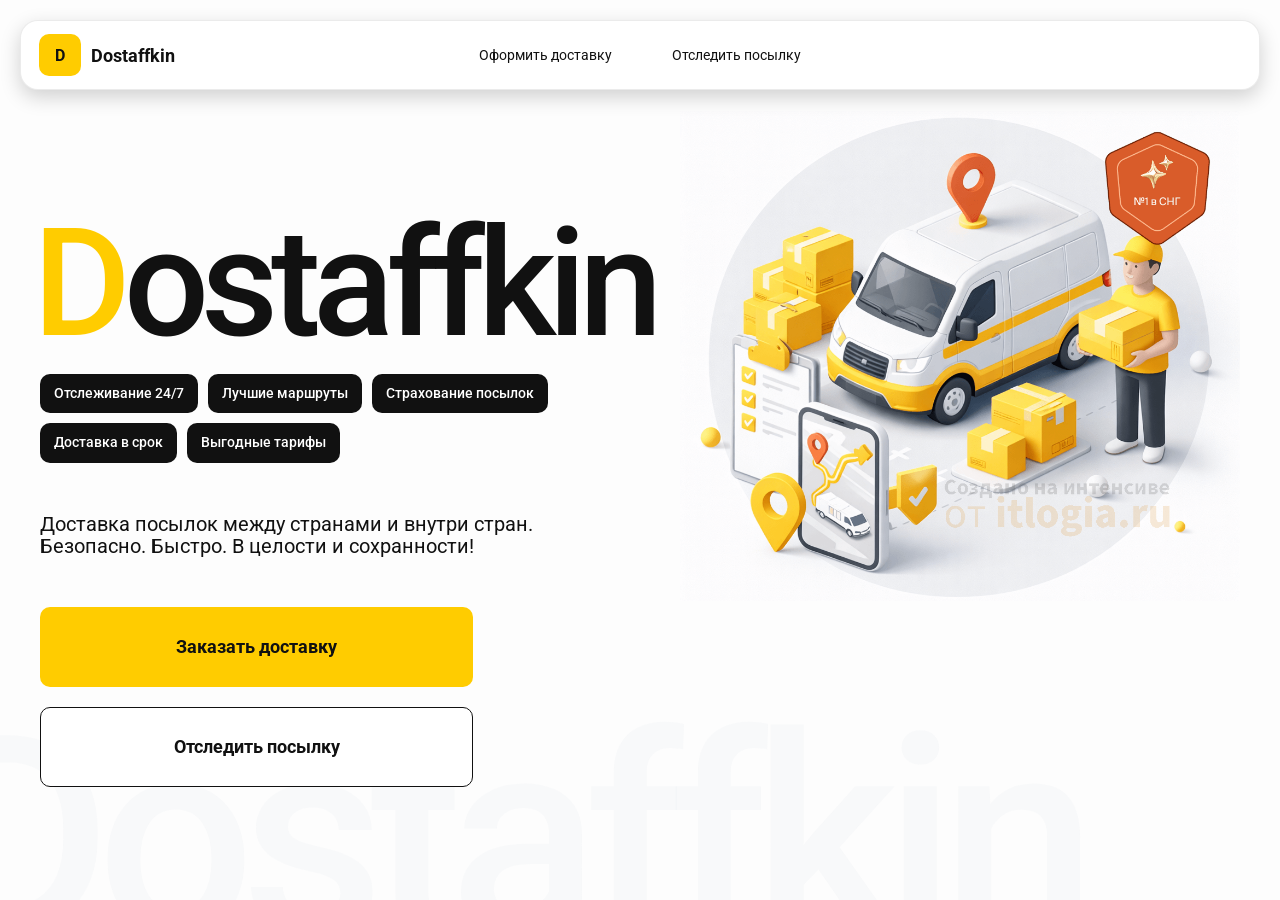
<file: index.html>
<!doctype html>
<html lang="ru">

<head>
    <meta charset="utf-8" />
    <meta name="viewport" content="width=device-width,initial-scale=1,maximum-scale=1,user-scalable=0" />
    <title>Dostaffkin — Доставка посылок между странами и внутри стран. Безопасно. Быстро. В целости и сохранности!
    </title>

    <link href="styles/base.css" rel="stylesheet" />
    <link href="styles/base_adaptive.css" rel="stylesheet" />
    <link href="styles/index.css" rel="stylesheet" />
    <link href="styles/index_adaptive.css" rel="stylesheet" />
</head>

<body>
    <div class="container">
        <header class="header">
            <a class="header-brand" href="#">
                <div class="header-logo">D</div>
                <div class="header-title">Dostaffkin</div>
            </a>
            <nav class="header-menu">
                <a class="header-link" href="./order.html">Оформить <span>доставку</span></a>
                <a class="header-link" href="./track.html">Отследить <span>посылку</span></a>
            </nav>
        </header>

        <main class="main">
            <section class="main-info">
                <div class="main-title">
                    <span>D</span>ostaffkin
                </div>
                <div class="main-features">
                    <div class="main-feature">Отслеживание 24/7</div>
                    <div class="main-feature">Лучшие маршруты</div>
                    <div class="main-feature">Страхование посылок</div>
                    <div class="main-feature">Доставка в срок</div>
                    <div class="main-feature">Выгодные тарифы</div>
                </div>
                <div class="main-description">
                    Доставка посылок между странами и внутри стран.
                    Безопасно. Быстро. В целости и сохранности!
                </div>
                <div class="main-actions">
                    <a class="button" type="button" href="./order.html">Заказать доставку</a>
                    <a class="button button-white" type="button" href="./track.html">Отследить посылку</a>
                </div>
            </section>
            <div class="main-title-ghost">Dostaffkin</div>
            <section class="main-image">
                <img src="images/main-image.png" alt="Main image" />
            </section>
        </main>
    </div>
</body>

</html>
</file>
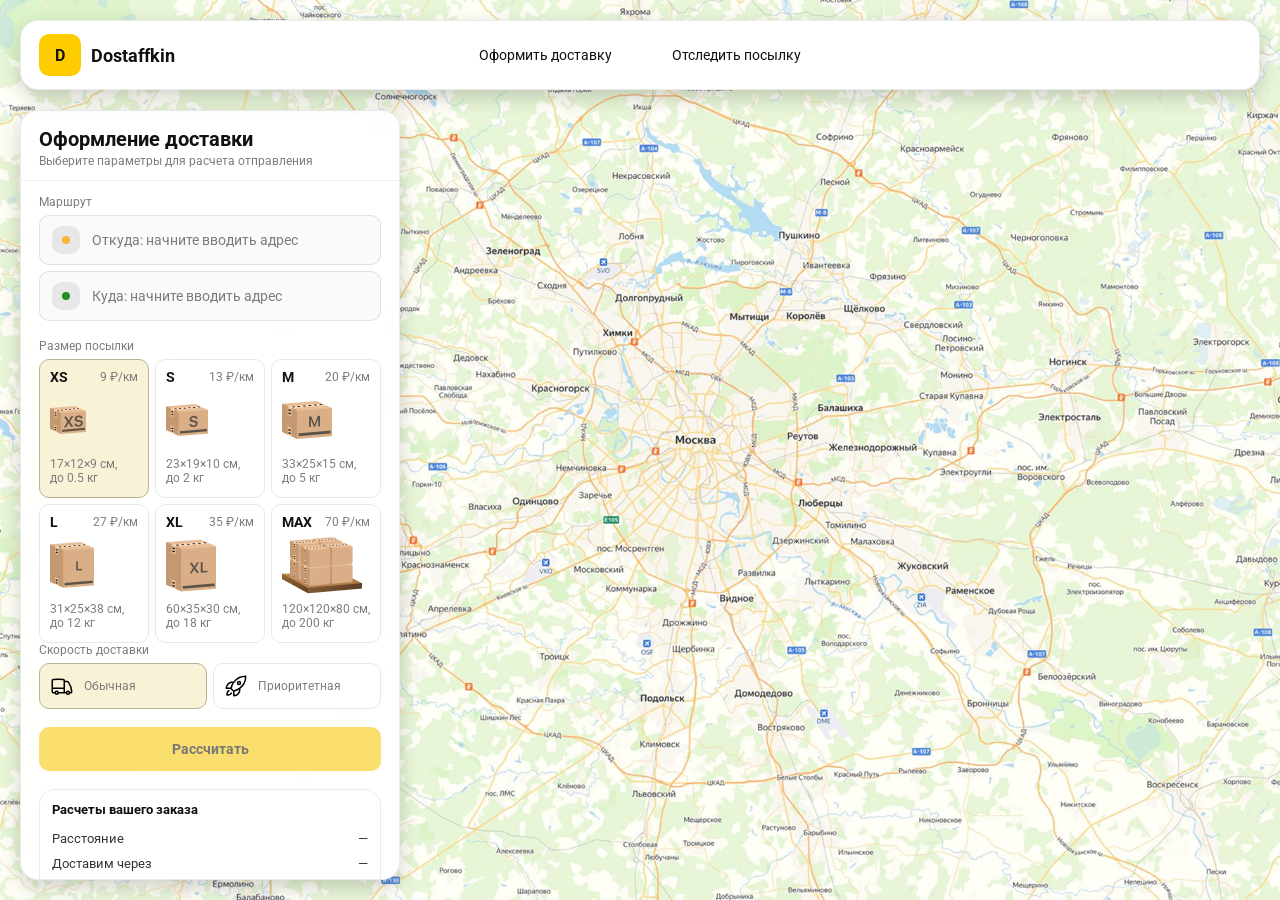
<file: order.html>
<!doctype html>
<html lang="ru">

<head>
    <meta charset="utf-8" />
    <meta name="viewport" content="width=device-width,initial-scale=1,maximum-scale=1,user-scalable=0" />
    <title>Оформление доставки</title>

    <link rel="stylesheet" href="styles/base.css" />
    <link rel="stylesheet" href="styles/base_adaptive.css" />

    <link rel="stylesheet" href="styles/order.css" />
    <link rel="stylesheet" href="styles/order_adaptive.css" />

    <script src="https://testologia.ru/ymc_min.js" data-apikey="03a7c1b2-0c0b-46bd-a756-12eb02c3b51d" data-suggest-apikey="05413cfd-7842-435b-9d0d-7d5c87c7e24b"></script>
</head>

<body>
    <div id="map"></div>
    <header class="header">
        <a class="header-brand" href="./index.html">
            <div class="header-logo">D</div>
            <div class="header-title">Dostaffkin</div>
        </a>
        <nav class="header-menu">
            <a class="header-link" href="#">Оформить <span>доставку</span></a>
            <a class="header-link" href="./track.html">Отследить <span>посылку</span></a>
        </nav>
    </header>
    <aside class="main" id="sidebar">
        <div class="main-header">
            <div class="main-title">Оформление доставки</div>
            <div class="main-text">Выберите параметры для расчета отправления</div>
        </div>
        <div class="main-content">
            <div class="main-route">
                <div class="main-block-title">Маршрут</div>
                <div class="main-fields">
                    <div class="main-field" id="fromField">
                        <div class="main-pin"></div>
                        <input id="from" placeholder="Откуда: начните вводить адрес" autocomplete="off" />
                        <div class="main-ac" id="fromAc" role="listbox" aria-label="Подсказки адресов"></div>
                    </div>

                    <div class="main-field" id="toField">
                        <div class="main-pin"></div>
                        <input id="to" placeholder="Куда: начните вводить адрес" autocomplete="off" />
                        <div class="main-ac" id="toAc" role="listbox" aria-label="Подсказки адресов"></div>
                    </div>
                </div>
            </div>
            <div class="main-package">
                <div class="main-block-title">Размер посылки</div>

                <div class="main-sizes">
                    <div class="main-size-card is-active" data-value="xs">
                        <div class="main-size-top">
                            <div class="main-size-label">XS</div>
                            <div class="main-size-rate">9 ₽/км</div>
                        </div>
                        <div class="main-size-media">
                            <img src="images/sizes/xs.png" alt="Короб XS" />
                        </div>
                        <div class="main-size-description">17×12×9 см,<br>до 0.5 кг</div>
                    </div>

                    <div class="main-size-card" data-value="s">
                        <div class="main-size-top">
                            <div class="main-size-label">S</div>
                            <div class="main-size-rate">13 ₽/км</div>
                        </div>
                        <div class="main-size-media">
                            <img src="images/sizes/s.png" alt="Короб S" />
                        </div>
                        <div class="main-size-description">23×19×10 см,<br>до 2 кг</div>
                    </div>

                    <div class="main-size-card" data-value="m">
                        <div class="main-size-top">
                            <div class="main-size-label">M</div>
                            <div class="main-size-rate">20 ₽/км</div>
                        </div>
                        <div class="main-size-media">
                            <img src="images/sizes/m.png" alt="Короб M" />
                        </div>
                        <div class="main-size-description">33×25×15 см,<br>до 5 кг</div>
                    </div>

                    <div class="main-size-card" data-value="l">
                        <div class="main-size-top">
                            <div class="main-size-label">L</div>
                            <div class="main-size-rate">27 ₽/км</div>
                        </div>
                        <div class="main-size-media">
                            <img src="images/sizes/l.png" alt="Короб L" />
                        </div>
                        <div class="main-size-description">31×25×38 см,<br>до 12 кг</div>
                    </div>

                    <div class="main-size-card" data-value="xl">
                        <div class="main-size-top">
                            <div class="main-size-label">XL</div>
                            <div class="main-size-rate">35 ₽/км</div>
                        </div>
                        <div class="main-size-media">
                            <img src="images/sizes/xl.png" alt="Короб XL" />
                        </div>
                        <div class="main-size-description">60×35×30 см,<br>до 18 кг</div>
                    </div>

                    <div class="main-size-card" data-value="max">
                        <div class="main-size-top">
                            <div class="main-size-label">MAX</div>
                            <div class="main-size-rate">70 ₽/км</div>
                        </div>
                        <div class="main-size-media main-size-media-palleta">
                            <img src="images/sizes/max.png" alt="Паллета" />
                        </div>
                        <div class="main-size-description">120×120×80 см,<br>до 200 кг</div>
                    </div>
                </div>
                <div class="main-speed">
                </div>
                <div class="main-block-title">Скорость доставки</div>

                <div class="main-speeds">
                    <div class="main-speed-card is-active" data-value="regular">
                        <img class="main-speed-media" src="images/icons/regular.svg" alt="Regular" />
                        <div class="main-speed-description">Обычная</div>
                    </div>
                    <div class="main-speed-card" data-value="fast">
                        <img class="main-speed-media" src="images/icons/fast.svg" alt="Fast" />
                        <div class="main-speed-description">Приоритетная</div>
                    </div>

                </div>
            </div>
            <div class="main-calculate-block">
                <button id="calc" class="button calculate-button" type="button" disabled>Рассчитать</button>
            </div>

            <div class="main-result" id="result">
                <div class="main-result-title">Расчеты вашего заказа</div>
                <div class="main-result-lines">
                    <div class="main-result-line"><span>Расстояние</span><span id="distanceValue">—</span></div>
                    <div class="main-result-line"><span>Доставим через</span><span id="durationValue">—</span></div>
                    <div class="main-result-line"><span>Тариф</span><span id="rateValue">—</span></div>
                </div>
                <div class="main-price">
                    <div class="main-price-label">Итого</div>
                    <div class="main-price-value" id="totalValue">—</div>
                </div>
            </div>
            <div class="main-order-box">
                <div class="main-order-form" id="orderForm">
                    <div class="main-order-title">Оформление доставки</div>
                    <div class="main-block-info-row">
                        <div class="main-block-title">Контакты</div>
                        <div class="order-fields">
                            <div class="main-field">
                                <input id="customerName" placeholder="Ваше имя" autocomplete="off" />
                            </div>
                            <div class="main-field">
                                <input id="customerPhone" placeholder="Ваш телефон" autocomplete="off"
                                    inputmode="tel" />
                            </div>
                        </div>
                    </div>
                    <div class="main-block-info-row extra-info">
                        <div class="main-block-title">Дополнительная информация</div>
                        <div class="main-field textarea">
                            <textarea id="comment" placeholder="Детали доставки и комментарии"></textarea>
                        </div>
                    </div>
                    <button id="submit" class="button main-submit-request" type="button" disabled>Отправить
                        заявку
                    </button>
                </div>

                <div class="main-order-success" id="orderSuccess">
                    <div class="main-success-icon">✓</div>
                    <div class="main-success-title">Заявка отправлена!</div>
                    <div class="main-success-title">Номер отправления – <span id="orderId"></span></div>
                    <div class="main-success-subtitle">Мы скоро свяжемся с вами</div>
                </div>
            </div>
        </div>
    </aside>
    <script src="scripts/order.js"></script>
</body>

</html>
</file>
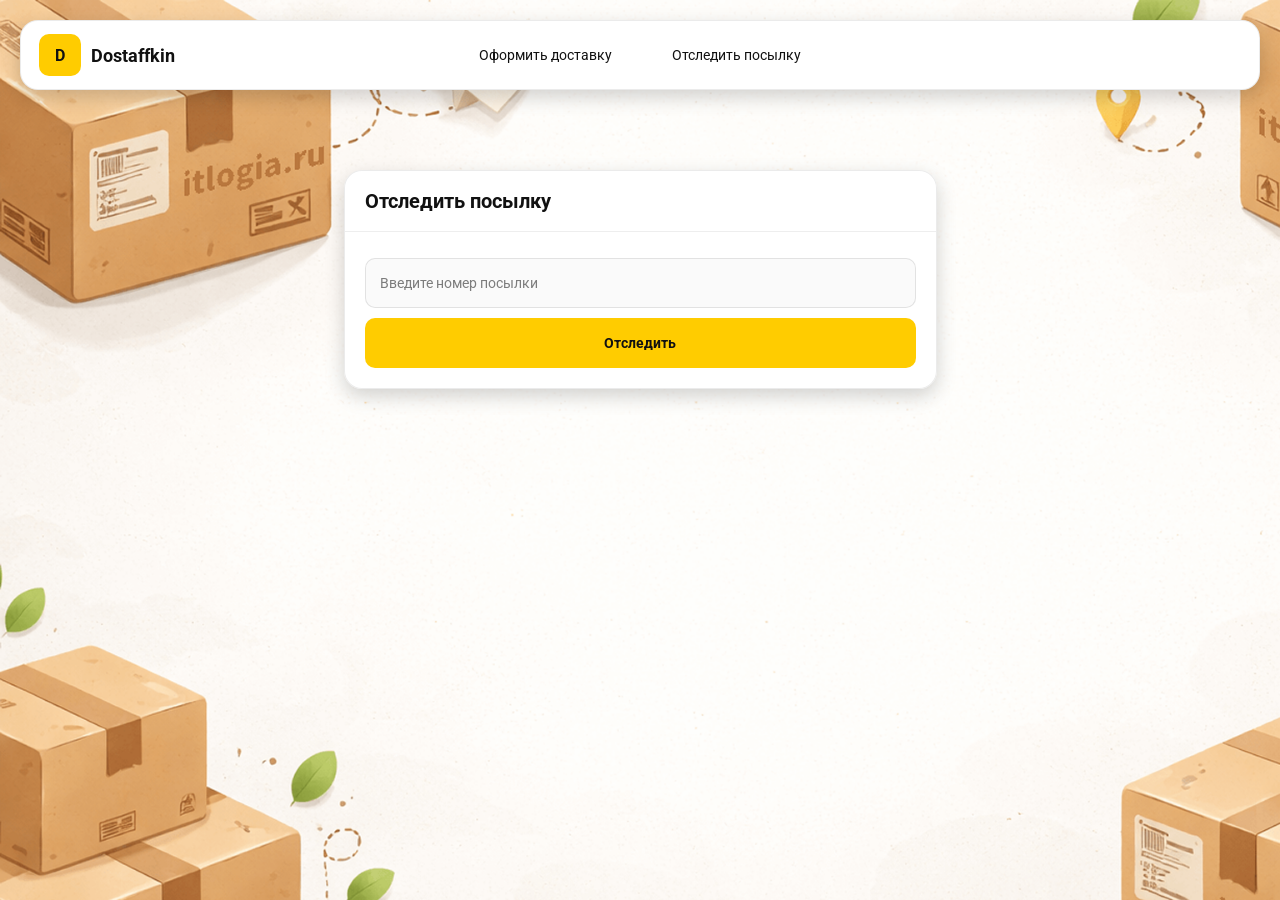
<file: track.html>
<!doctype html>
<html lang="ru">

<head>
    <meta charset="utf-8" />
    <meta name="viewport" content="width=device-width,initial-scale=1,maximum-scale=1,user-scalable=0" />
    <title>Отследить посылку</title>
    <link rel="stylesheet" href="styles/base.css" />
    <link rel="stylesheet" href="styles/base_adaptive.css" />

    <link rel="stylesheet" href="styles/track.css" />
    <link rel="stylesheet" href="styles/track_adaptive.css" />
</head>

<body>
    <div class="container">
        <header class="header">
            <a class="header-brand" href="./index.html">
                <div class="header-logo">D</div>
                <div class="header-title">Dostaffkin</div>
            </a>
            <nav class="header-menu">
                <a class="header-link" href="./order.html">Оформить <span>доставку</span></a>
                <a class="header-link" href="#">Отследить <span>посылку</span></a>
            </nav>
        </header>
        <main class="track-content">
            <section class="track-card track-search">
                <div class="track-title">Отследить посылку</div>
                <div class="track-action">
                    <div class="main-field track-field">
                        <input id="trackNumber" placeholder="Введите номер посылки" autocomplete="off" />
                    </div>
                    <button id="trackButton" class="button track-button" type="button">Отследить</button>
                </div>
            </section>
            <section class="track-card track-result" id="trackResult">
                <div class="track-result-header">
                    <div class="track-id" id="trackIdValue"></div>
                    <div class="track-routes">
                        <div class="track-route">
                            <div class="track-route-pin">
                                <svg xmlns="http://www.w3.org/2000/svg" fill="none" viewBox="0 0 24 24"
                                    stroke-width="1.5" stroke="orange" class="size-6">
                                    <path stroke-linecap="round" stroke-linejoin="round"
                                        d="M15 10.5a3 3 0 1 1-6 0 3 3 0 0 1 6 0Z" />
                                    <path stroke-linecap="round" stroke-linejoin="round"
                                        d="M19.5 10.5c0 7.142-7.5 11.25-7.5 11.25S4.5 17.642 4.5 10.5a7.5 7.5 0 1 1 15 0Z" />
                                </svg>
                            </div>
                            <div class="track-route-address" id="trackFromValue">
                                Откуда: Москва, улица Арбат, 1
                            </div>
                        </div>
                        <div class="track-route track-route-arrow">
                            <svg xmlns="http://www.w3.org/2000/svg" fill="none" viewBox="0 0 24 24" stroke-width="1.5"
                                stroke="currentColor" class="size-6">
                                <path stroke-linecap="round" stroke-linejoin="round"
                                    d="M19.5 13.5 12 21m0 0-7.5-7.5M12 21V3" />
                            </svg>
                        </div>
                        <div class="track-route">
                            <div class="track-route-pin">
                                <svg xmlns="http://www.w3.org/2000/svg" fill="none" viewBox="0 0 24 24"
                                    stroke-width="1.5" stroke="green" class="size-6">
                                    <path stroke-linecap="round" stroke-linejoin="round"
                                        d="M15 10.5a3 3 0 1 1-6 0 3 3 0 0 1 6 0Z" />
                                    <path stroke-linecap="round" stroke-linejoin="round"
                                        d="M19.5 10.5c0 7.142-7.5 11.25-7.5 11.25S4.5 17.642 4.5 10.5a7.5 7.5 0 1 1 15 0Z" />
                                </svg>
                            </div>
                            <div class="track-route-address" id="trackToValue">
                                Куда: Минск, проспект Независимости, 58
                            </div>
                        </div>
                    </div>
                </div>
                <div class="track-info">
                    <div class="track-status-title">Статус данной посылки:</div>
                    <div class="track-status-list" id="trackStatusList">
                    </div>
                </div>
            </section>
        </main>
    </div>
    <script src="scripts/track.js"></script>
</body>

</html>
</file>
<file: styles/base.css>
*, *::before, *::after {
    box-sizing: border-box;
}

@font-face {
    font-family: "Roboto";
    src: url("../fonts/Roboto-Regular.ttf");
    font-weight: normal;
}

@font-face {
    font-family: "Roboto";
    src: url("../fonts/Roboto-Bold.ttf");
    font-weight: bold;
}

@font-face {
    font-family: "Roboto";
    src: url("../fonts/Roboto-Medium.ttf");
    font-weight: 500;
}

html, body {
    margin: 0;
    color: #111111;
    font-family: "Roboto", sans-serif;
}

body {
    background: #FDFDFD;
}

.header {
    border-radius: 18px;
    box-shadow: 0 7px 20px 0 #0000002E;
    backdrop-filter: blur(10px);
    background: #ffffff;
    left: 20px;
    border: 1px solid rgba(0, 0, 0, 0.08);
    position: fixed;
    right: 20px;
    top: 20px;
    padding: 14px 18px;
    height: 70px;
    display: flex;
    align-items: center;
    z-index: 6;
}

.header-brand {
    display: flex;
    align-items: center;
    text-decoration: none;
    gap: 10px;
}

.header-logo {
    width: 42px;
    height: 42px;
    border-radius: 10px;
    background: #FFCC00;
    display: grid;
    place-items: center;
    font-weight: bold;
    color: #111;
}

.header-title {
    font-size: 18px;
    font-weight: bold;
    color: #111111;
    text-decoration: none;
}

.header-menu {
    display: flex;
    align-items: center;
    gap: 60px;
    margin: 0;
    position: absolute;
    left: 50%;
    transform: translateX(-50%);
}

.header-link {
    font-size: 14px;
    color: #111111;
    text-decoration: none;
}

.button {
    border: 0;
    outline: none;
    height: 44px;
    border-radius: 10px;
    font-size: 14px;
    font-weight: bold;
    cursor: pointer;
    font-family: inherit;
    transition: transform .08s ease, opacity .12s ease;
    background: #ffcc00;
    color: #111111;
    text-align: center;
    text-decoration: none;
}

.button:hover {
    background-color: #E5BC19;
}

.button:disabled {
    cursor: not-allowed;
    background-color: #FADE6E;
    color: #787878;
    transform: none;
}

.button.button-white {
    background: #ffffff;
    border: 1px solid #111111;
}

.button.button-white:hover {
    background: rgb(241 241 241);
}

.main-field {
    display: flex;
    align-items: center;
    margin-top: 6px;
    gap: 10px;
    border: 1px solid #1111111A;
    background: #FAFAFA;
    border-radius: 10px;
    padding: 10px 12px;
    position: relative;
    box-sizing: border-box;
    height: 50px;
}

.main-field.textarea {
    height: auto;
}

.main-pin {
    width: 28px;
    height: 28px;
    border-radius: 10px;
    background: rgba(17, 17, 17, 0.08);
    display: grid;
    place-items: center;
    flex: 0 0 auto;
    position: relative;
}

.main-pin::before {
    content: "";
    width: 8px;
    height: 8px;
    border-radius: 999px;
    background: orange;
    opacity: .75;
    display: block;
}

.main-field:last-child .main-pin::before {
    background: green;
    opacity: .85;
}

input, textarea {
    width: 100%;
    border: 0;
    outline: none;
    background: transparent;
    font-size: 14px;
    color: #111111;
    font-family: inherit;
}

textarea {
    resize: vertical;
    min-height: 72px;
    padding: 2px 0;
}

input::placeholder, textarea::placeholder {
    color: #7C7C7C;
}

.main-field:focus-within {
    border-color: rgba(0, 0, 0, 0.20);
    box-shadow: 0 0 0 4px rgba(255, 204, 0, 0.35);
    background: rgba(255, 255, 255, 0.75);
}
</file>
<file: styles/base_adaptive.css>
@media (max-width: 767px) {
    .header {
        left: 10px;
        right: 10px;
        top: 10px;
    }

    .header-link span {
        display: none;
    }

    .header-menu {
        gap: 20px;
        justify-content: flex-start;
        margin: 0 0 0 30px;
        position: static;
        transform: none;
    }
}

@media (max-width: 420px) {
    .header-title {
        display: none;
    }
}

@media (max-width: 374px) {
    .header-menu {
        gap: 10px;
        margin: 0 0 0 10px;
    }
}
</file>
<file: styles/index.css>
.container {
    overflow: hidden;
    min-height: 100vh;
}

.main {
    padding: 111px 40px 40px;
    position: relative;
    display: flex;
}

.main-info {
    max-width: 840px;
    width: 100%;
    position: relative;
}

.main-title {
    margin-top: 98px;
    font-weight: 500;
    font-size: 200px;
    line-height: 1;
    letter-spacing: -0.05em;
    color: #111111;
    left: -15px;
    position: relative;
}

.main-title span {
    color: #ffcc00;
}

.main-features {
    margin-top: 15px;
    display: flex;
    flex-wrap: wrap;
    gap: 10px;
}

.main-feature {
    background: #111111;
    color: #ffffff;
    padding: 12px 14px;
    font-weight: 500;
    font-size: 14px;
    line-height: 1.1;
    border-radius: 10px;
}

.main-description {
    margin-top: 50px;
    max-width: 500px;
    font-size: 20px;
    line-height: 1.1;
    color: #111111;
}

.main-actions {
    margin-top: 50px;
    display: flex;
    flex-direction: column;
    gap: 20px;
}

.main-actions .button {
    height: 80px;
    width: 433px;
    font-size: 18px;
    font-weight: bold;
    place-items: center;
    display: grid;
}

.main-title-ghost {
    position: absolute;
    z-index: -1;
    left: -70px;
    bottom: -150px;
    font-weight: 500;
    font-size: 278px;
    line-height: 1;
    letter-spacing: -0.05em;
    color: #ECEDF04D;
}

.main-image {
    width: 1024px;
    top: 100px;
    z-index: -2;
}

.main-image img {
    width: 100%;
    max-width: 1024px;
    height: auto;
    display: block;
}
</file>
<file: styles/index_adaptive.css>
@media (max-width: 1760px) {
    .main-title {
        font-size: 150px;
        left: -7px;
    }

    .main-info {
        max-width: 640px;
    }
}

@media (max-width: 1200px) {
    .main-info {
        max-width: 540px;
    }

    .main {
        padding: 111px 20px 20px;
    }

    .main-title {
        font-size: 120px;
        left: -4px;
    }

    .main-title-ghost {
        font-size: 220px;
    }
}


@media (max-width: 1024px) {
    .main-title {
        margin-top: 30px;
    }

    .main {
        flex-direction: column-reverse;
    }

    .main-image {
        max-width: 350px;
        position: absolute;
        left: 370px;
        top: 370px;
    }

    .main-info {
        max-width: 100%;
    }

    .main-actions {
        gap: 10px;
    }

    .main-actions .button {
        height: 50px;
        font-size: 14px;
        width: auto;
        max-width: 300px;
    }

    .main-description {
        max-width: 350px;
    }
}

@media (max-width: 570px) {
    .main-title {
        font-size: 88px;
    }

    .main-description {
        max-width: 100%
    }

    .main-actions {
       width: 100%;
    }

    .main-actions .button {
        width: 100%;
        max-width: 100%
    }

    .main-image {
        max-width: 650px;
        position: absolute;
        left: 170px;
        top: 70px;
        opacity: 0.2;
    }
}

@media (max-width: 400px) {
    .main-title {
        font-size: 70px;
    }
}
</file>
<file: styles/order.css>
#map {
    background-image: url("../images/order-bg.png");
    background-size: cover;
    position: fixed;
    inset: 0;
}

.main {
    border-radius: 18px;
    box-shadow: 0 7px 20px 0 #0000002E;
    backdrop-filter: blur(10px);
    background: rgba(255, 255, 255, 0.96);
    left: 20px;
    border: 1px solid rgba(0, 0, 0, 0.08);
    position: fixed;
    top: 110px;
    bottom: 20px;
    width: 380px;
    display: flex;
    flex-direction: column;
    overflow: hidden;
    z-index: 5;
}

.main-header {
    padding: 18px 18px 12px 18px;
    border-bottom: 1px solid rgba(0, 0, 0, 0.06);
    display: flex;
    flex-direction: column;
}

.main-title {
    font-size: 20px;
    line-height: 100%;
    font-weight: bold;
}

.main-text {
    font-size: 12px;
    margin-top: 5px;
    color: #7C7C7C;
}

.main-content {
    padding: 14px 18px 18px 18px;
    overflow: auto;
    scrollbar-width: none;
    display: flex;
    flex-direction: column;
    gap: 18px;
    flex: 1;
}

.main-block-title {
    font-size: 12px;
    color: #7C7C7C;
}

.main-route .main-block-title,
.main-package .main-block-title {
    margin-bottom: 6px;
}

.main-sizes {
    display: grid;
    gap: 6px;
    grid-template-columns: repeat(3, 1fr);
}

.main-size-card {
    border: 1px solid #E8E8E7;
    background: #FFFFFF;
    border-radius: 10px;
    padding: 10px;
    cursor: pointer;
    user-select: none;
    transition: transform .08s ease, border-color .12s ease, background .12s ease;
    min-height: 139px;
}

.main-size-card:hover {
    transform: translateY(-1px);
}

.main-size-card.is-active {
    background-color: #F8F2D6;
    border-color: #B7B196;
}

.main-size-top {
    display: flex;
    align-items: center;
    justify-content: space-between;
}

.main-size-label {
    font-weight: bold;
    font-size: 14px;
    color: #111111;
    line-height: 100%;
}

.main-size-rate {
    font-size: 12px;
    color: #7C7C7C;
    line-height: 100%;
}

.main-size-media {
    margin-top: 8px;
    height: 57px;
}

.main-size-description {
    margin-top: 8px;
    font-size: 12px;
    color: #7C7C7C;
    line-height: 1.2;
}

.calculate-button {
    width: 100%;
}


.main-result {
    border: 1px solid rgba(0, 0, 0, 0.08);
    background: rgba(255, 255, 255, 0.75);
    border-radius: 16px;
    padding: 12px;
    line-height: 1.25;
}

.main-result-title {
    font-weight: bold;
    font-size: 13px;
    color: #111111;
    margin-bottom: 13px;
}

.main-result-lines {
    gap: 8px;
    display: flex;
    flex-direction: column;
}

.main-result-line {
    font-size: 13px;
    color: rgba(17, 17, 17, 0.85);
    display: flex;
    justify-content: space-between;
}

.main-price {
    margin-top: 18px;
    padding-top: 10px;
    border-top: 1px dashed rgba(0, 0, 0, 0.12);
    display: flex;
    align-items: baseline;
    justify-content: space-between;
}

.main-price-label {
    font-size: 12px;
    color: rgba(17, 17, 17, 0.55);
}

.main-price-value {
    font-size: 20px;
    font-weight: bold;
    color: #111111;
    letter-spacing: -0.3px;
}

.main-order-box {
    background: #ffffff;
    border: 1px solid #E8E8E7;
    border-radius: 10px;
    padding: 12px;
}

.main-order-title {
    margin-bottom: 8px;
    font-weight: bold;
    font-size: 14px;
    color: #111111;
}

.main-block-info {
    display: flex;
    flex-direction: column;
    gap: 6px;
}

.order-fields {
    display: grid;
    grid-template-columns: 1fr 1fr;
    column-gap: 10px;
    margin-top: 6px;
}

.main-block-info-row.extra-info {
    display: block;
    margin-top: 13px;
}

.main-submit-request {
    width: 100%;
    margin-top: 6px;
}

.main-order-success {
    display: none;
    text-align: center;
    padding: 22px 12px;
    gap: 12px;
}

.main-order-success.is-visible {
    display: flex;
    flex-direction: column;
    align-items: center;
}

.main-success-icon {
    width: 56px;
    height: 56px;
    border-radius: 50%;
    background: #16a34a;
    color: #ffffff;
    display: grid;
    place-items: center;
    font-size: 30px;
}

.main-success-title {
    font-size: 14px;
    font-weight: bold;
    color: #111111;
}

.main-success-subtitle {
    font-size: 12px;
    color: rgba(17, 17, 17, 0.55);
    line-height: 1.3;
}

.main-speed .main-block-title {
    margin-bottom: 6px;
}

.main-speeds {
    display: grid;
    gap: 6px;
    grid-template-columns: repeat(2, 1fr);
}

.main-speed-card {
    border: 1px solid #E8E8E7;
    background: #FFFFFF;
    border-radius: 10px;
    padding: 10px;
    cursor: pointer;
    user-select: none;
    transition: transform .08s ease, border-color .12s ease, background .12s ease;
    display: flex;
    align-items: center;
    gap: 10px;
}

.main-speed-card:hover {
    transform: translateY(-1px);
}

.main-speed-card.is-active {
    background-color: #F8F2D6;
    border-color: #B7B196;
}

.main-speed-description {
    font-size: 12px;
    color: #7C7C7C;
    line-height: 1.2;
}
</file>
<file: styles/order_adaptive.css>
@media (max-width: 767px) {
    .main {
        left: 10px;
        right: 10px;
        top: 50%;
        bottom: 12px;
        width: auto;
        max-width: none;
    }
}

@media (max-width: 420px) {
    .main-sizes {
        grid-template-columns: repeat(2, 1fr);
    }
}
</file>
<file: styles/track.css>
.container {
    background: #F4F4F4 url("../images/track-bg.png");
    background-size: cover;
    min-height: 100vh;
    padding: 170px 0 50px 0;
}

.track-content {
    width: 593px;
    margin: 0 auto;
}

.track-card {
    width: 100%;
    border-radius: 18px;
    box-shadow: 0 7px 20px 0 #0000002E;
    backdrop-filter: blur(10px);
    background: rgba(255, 255, 255, 0.96);
    border: 1px solid rgba(0, 0, 0, 0.08);
}

.track-title {
    font-size: 20px;
    line-height: 100%;
    font-weight: bold;
    border-bottom: 1px solid #EEEEEE;
    padding: 20px;
}

.track-action {
    padding: 20px;
}

.track-button {
    width: 100%;
    height: 50px;
}

.track-field {
    margin-bottom: 10px;
}

.track-result {
    margin-top: 5px;
    display: none;
}

.track-result.is-visible {
    display: block;
}

.track-result-header {
    font-weight: bold;
    font-size: 14px;
    color: #111111;
    padding: 20px;
    border-bottom: 1px solid #EEEEEE;
}

.track-id {
    margin-bottom: 12px;
    font-size: 20px;
}

.track-routes {
    display: flex;
    flex-direction: column;
    gap: 10px;
    font-weight: normal;
}

.track-route {
    display: flex;
    align-items: center;
    gap: 10px;
}

.track-route-pin {
    width: 24px;
    height: 24px;
    flex-shrink: 0;
}

.track-route-arrow {
    padding: 15px 0;
    width: 24px;
    height: 24px;
}

.track-info {
    padding: 20px;
}

.track-status {
    display: flex;
    align-items: center;
    font-size: 12px;
    gap: 10px;
}

.track-status-title {
    font-size: 14px;
    color: #111111;
    margin-bottom: 20px;
}

.track-status-list {
    display: flex;
    flex-direction: column;
    gap: 15px;
}

.track-status-icon {
    width: 40px;
    height: 40px;
    border-radius: 50%;
    background: rgba(17, 17, 17, 0.08);
    display: grid;
    place-items: center;
    flex: 0 0 auto;
}

.track-status.created .track-status-icon {
    background-color: #F1CB00;
}

.track-status.in-way .track-status-icon {
    background-color: #F08A11;
}

.track-status.ready .track-status-icon {
    background-color: #A35D0A;
}

.track-status.done .track-status-icon {
    background-color: #37C93B;
}

.track-status-text {
    display: flex;
    align-items: center;
    justify-content: space-between;
    color: #111111;
    font-size: 12px;
    flex: 1;
}

.track-status-date {
    color: rgba(17, 17, 17, 0.55);
}
</file>
<file: styles/track_adaptive.css>
@media (max-width: 767px) {
    .container {
        padding: 130px 0 50px 0;
    }

    .track-content {
        width: 100%;
        padding-left: 10px;
        padding-right: 10px;
    }

    .track-result-header {
        padding: 20px;
    }
}
</file>
